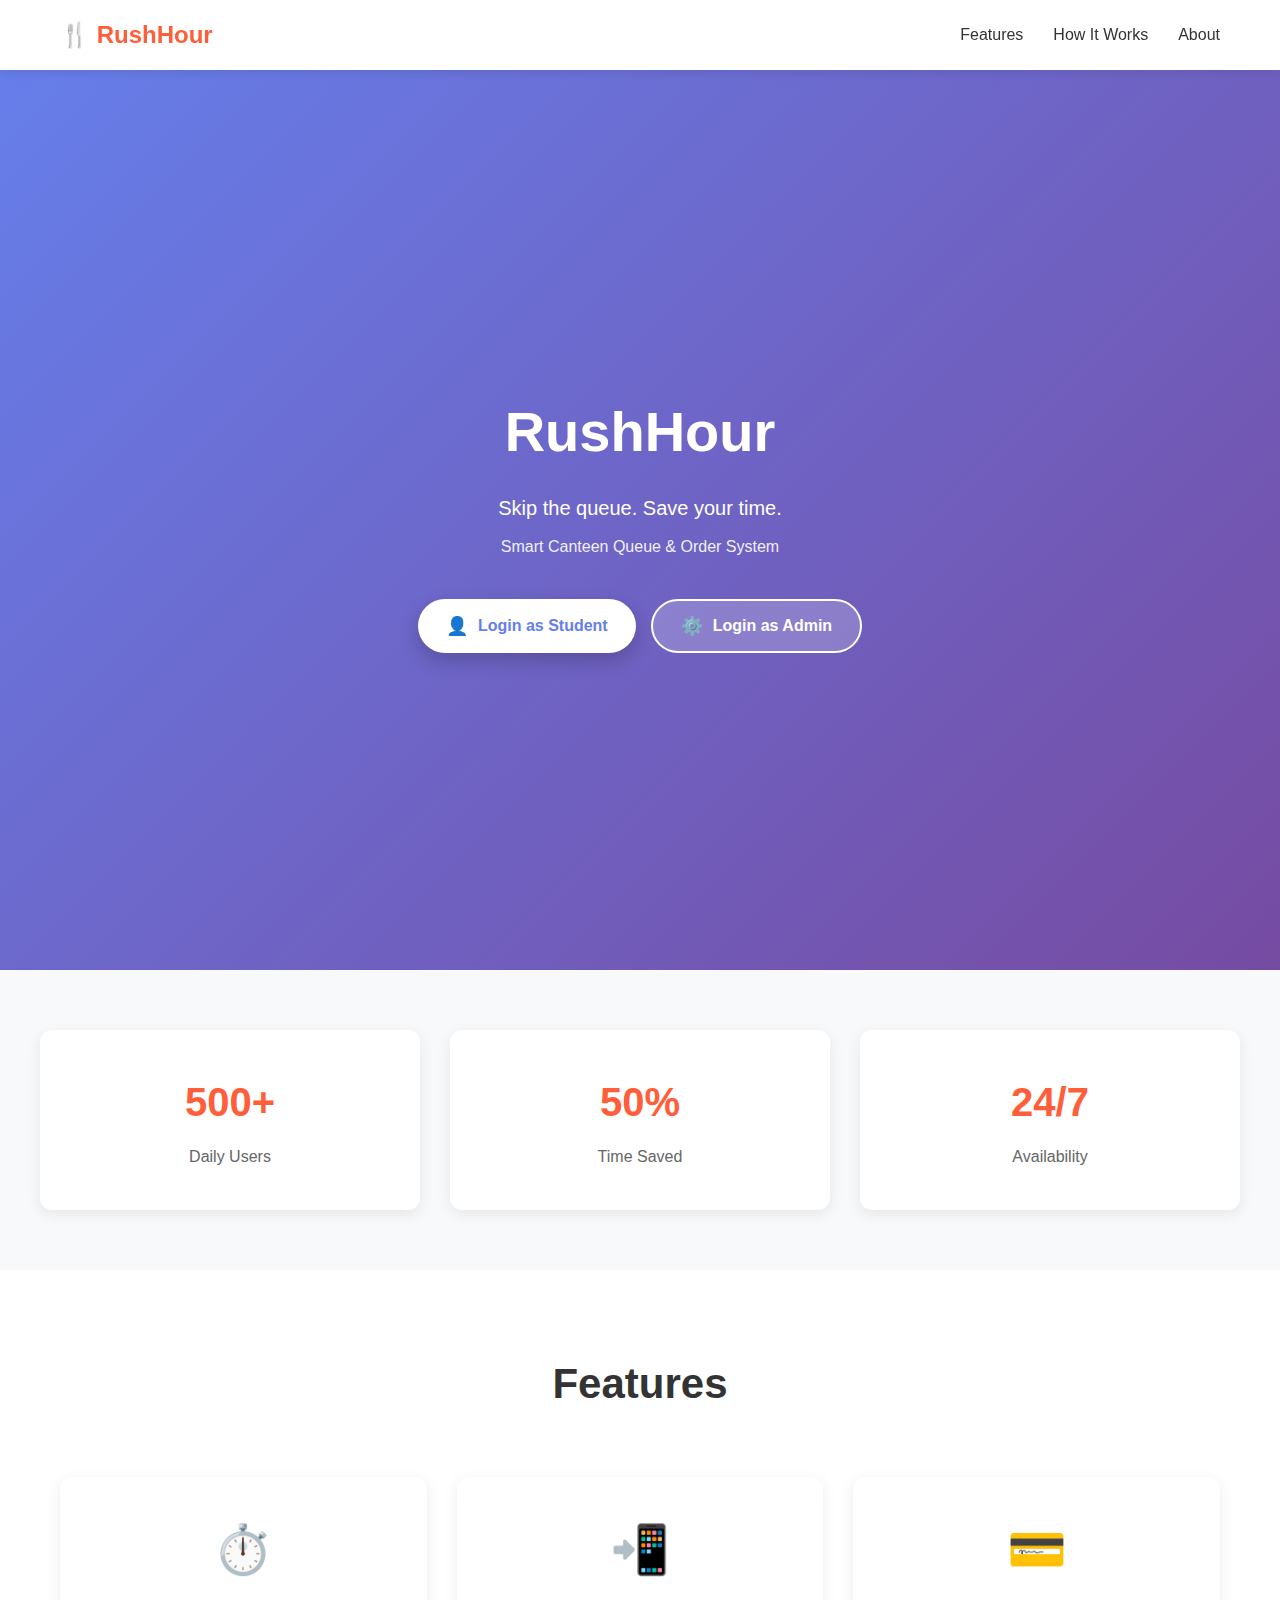
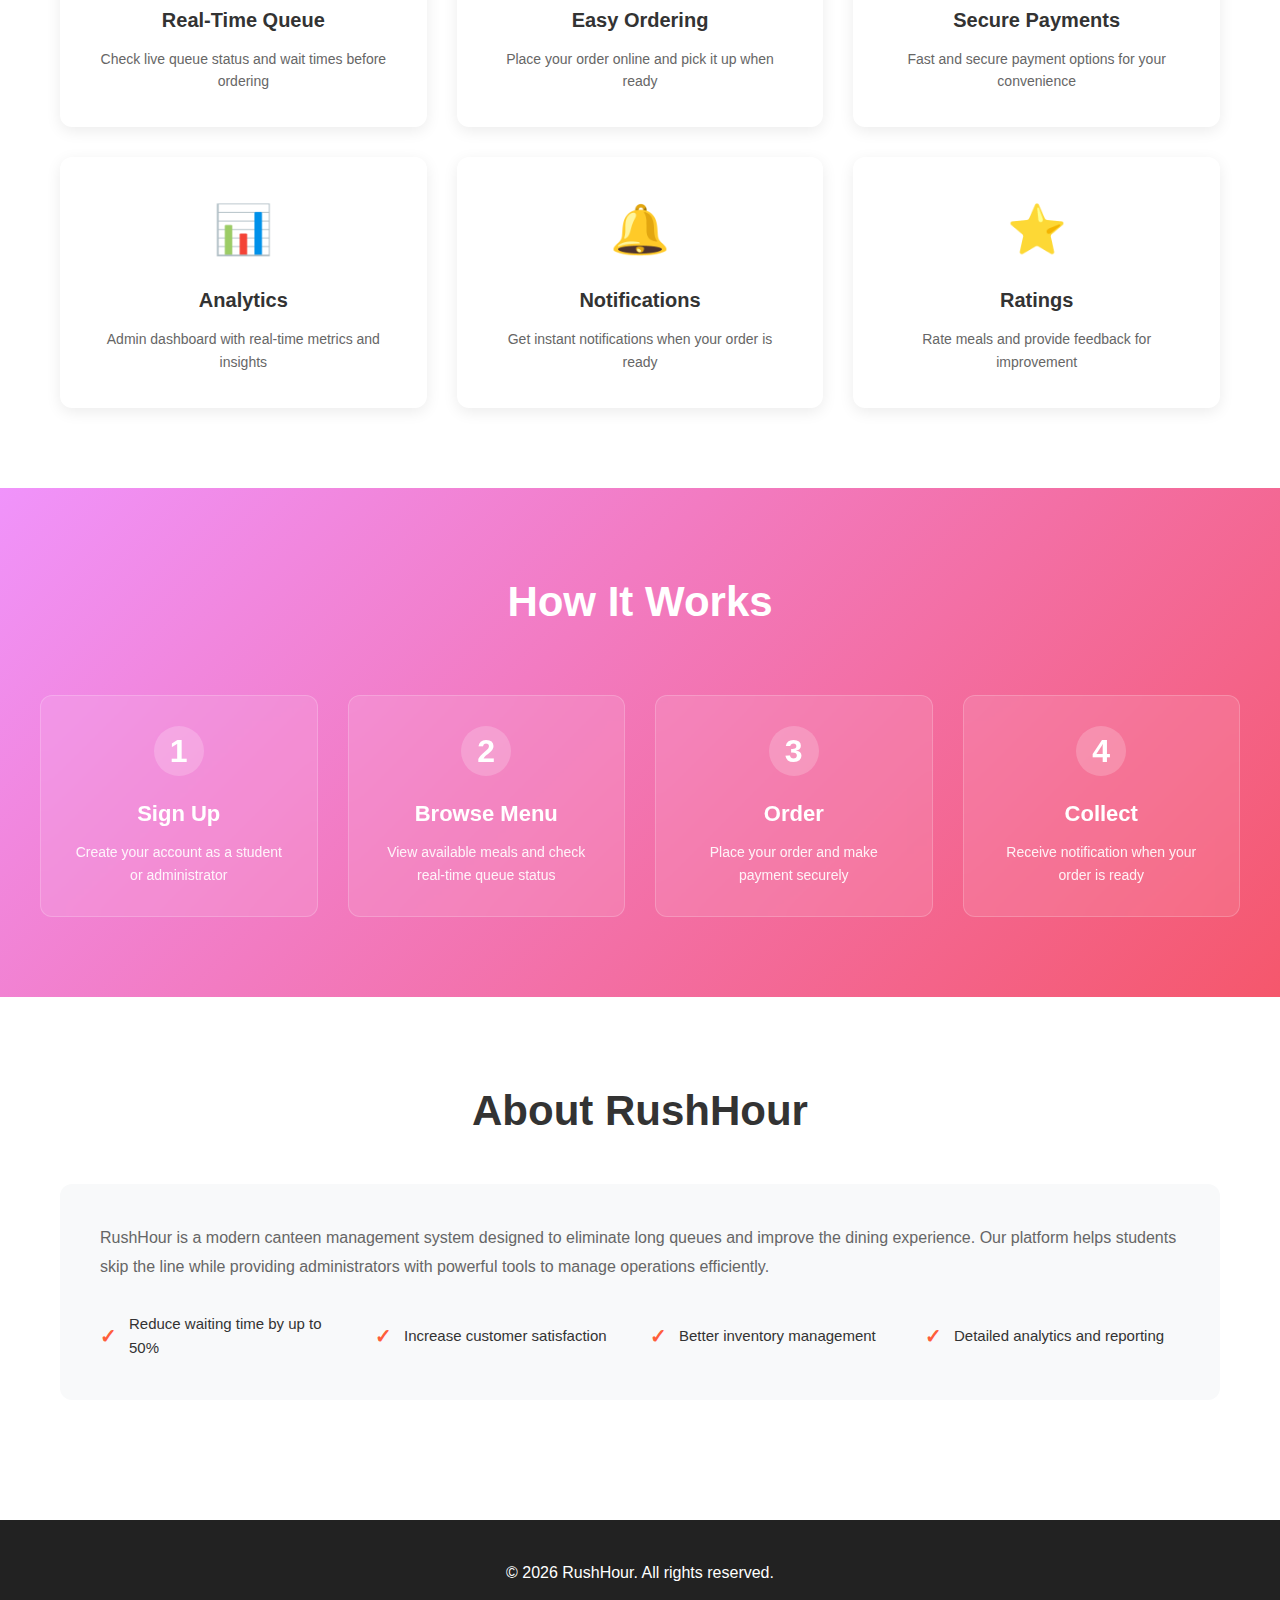
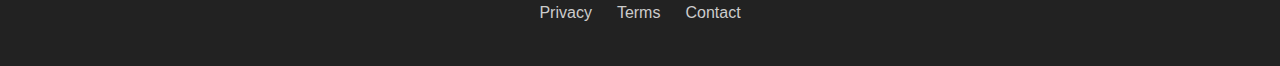
<file: index.html>
<!DOCTYPE html>
<html lang="en">
<head>
    <meta charset="UTF-8">
    <meta name="viewport" content="width=device-width, initial-scale=1.0">
    <title>RushHour | Smart Canteen System</title>

    <!-- External CSS -->
    <link rel="stylesheet" href="style.css">
</head>

<body>
    <!-- NAVBAR -->
    <nav class="navbar">
        <div class="nav-container">
            <div class="nav-logo">🍴 RushHour</div>
            <div class="nav-links">
                <a href="#features">Features</a>
                <a href="#how-it-works">How It Works</a>
                <a href="#about">About</a>
            </div>
        </div>
    </nav>

    <!-- HERO SECTION -->
    <section class="hero">
        <div class="container">
            <div class="hero-content">
                <h1>RushHour</h1>
                <p class="tagline">Skip the queue. Save your time.</p>
                <p class="subtitle">Smart Canteen Queue & Order System</p>

                <div class="button-group">
                    <button class="btn btn-primary" onclick="goToStudent()">
                        <span class="btn-icon">👤</span>
                        Login as Student
                    </button>
                    <button class="btn btn-secondary" onclick="goToAdmin()">
                        <span class="btn-icon">⚙️</span>
                        Login as Admin
                    </button>
                </div>
            </div>
        </div>
    </section>

    <!-- STATS SECTION -->
    <section class="stats">
        <div class="stats-grid">
            <div class="stat-card">
                <div class="stat-number">500+</div>
                <div class="stat-label">Daily Users</div>
            </div>
            <div class="stat-card">
                <div class="stat-number">50%</div>
                <div class="stat-label">Time Saved</div>
            </div>
            <div class="stat-card">
                <div class="stat-number">24/7</div>
                <div class="stat-label">Availability</div>
            </div>
        </div>
    </section>

    <!-- FEATURES SECTION -->
    <section class="features" id="features">
        <h2>Features</h2>
        <div class="features-grid">
            <div class="feature-card">
                <div class="feature-icon">⏱️</div>
                <h3>Real-Time Queue</h3>
                <p>Check live queue status and wait times before ordering</p>
            </div>
            <div class="feature-card">
                <div class="feature-icon">📲</div>
                <h3>Easy Ordering</h3>
                <p>Place your order online and pick it up when ready</p>
            </div>
            <div class="feature-card">
                <div class="feature-icon">💳</div>
                <h3>Secure Payments</h3>
                <p>Fast and secure payment options for your convenience</p>
            </div>
            <div class="feature-card">
                <div class="feature-icon">📊</div>
                <h3>Analytics</h3>
                <p>Admin dashboard with real-time metrics and insights</p>
            </div>
            <div class="feature-card">
                <div class="feature-icon">🔔</div>
                <h3>Notifications</h3>
                <p>Get instant notifications when your order is ready</p>
            </div>
            <div class="feature-card">
                <div class="feature-icon">⭐</div>
                <h3>Ratings</h3>
                <p>Rate meals and provide feedback for improvement</p>
            </div>
        </div>
    </section>

    <!-- HOW IT WORKS -->
    <section class="how-it-works" id="how-it-works">
        <h2>How It Works</h2>
        <div class="steps-container">
            <div class="step">
                <div class="step-number">1</div>
                <h3>Sign Up</h3>
                <p>Create your account as a student or administrator</p>
            </div>
            <div class="step">
                <div class="step-number">2</div>
                <h3>Browse Menu</h3>
                <p>View available meals and check real-time queue status</p>
            </div>
            <div class="step">
                <div class="step-number">3</div>
                <h3>Order</h3>
                <p>Place your order and make payment securely</p>
            </div>
            <div class="step">
                <div class="step-number">4</div>
                <h3>Collect</h3>
                <p>Receive notification when your order is ready</p>
            </div>
        </div>
    </section>

    <!-- ABOUT SECTION -->
    <section class="about" id="about">
        <h2>About RushHour</h2>
        <div class="about-content">
            <p>RushHour is a modern canteen management system designed to eliminate long queues and improve the dining experience. Our platform helps students skip the line while providing administrators with powerful tools to manage operations efficiently.</p>
            <div class="about-features">
                <div class="about-item">
                    <span class="about-icon">✓</span>
                    <span>Reduce waiting time by up to 50%</span>
                </div>
                <div class="about-item">
                    <span class="about-icon">✓</span>
                    <span>Increase customer satisfaction</span>
                </div>
                <div class="about-item">
                    <span class="about-icon">✓</span>
                    <span>Better inventory management</span>
                </div>
                <div class="about-item">
                    <span class="about-icon">✓</span>
                    <span>Detailed analytics and reporting</span>
                </div>
            </div>
        </div>
    </section>

    <!-- FOOTER -->
    <footer class="footer">
        <div class="footer-content">
            <p>&copy; 2026 RushHour. All rights reserved.</p>
            <div class="footer-links">
                <a href="#">Privacy</a>
                <a href="#">Terms</a>
                <a href="#">Contact</a>
            </div>
        </div>
    </footer>

    <script>
        function goToStudent() {
            window.location.href = "student_login.html";
        }

        function goToAdmin() {
            window.location.href = "admin_login.html";
        }

        // Smooth scroll
        document.querySelectorAll('a[href^="#"]').forEach(anchor => {
            anchor.addEventListener('click', function (e) {
                e.preventDefault();
                const target = document.querySelector(this.getAttribute('href'));
                if (target) {
                    target.scrollIntoView({ behavior: 'smooth' });
                }
            });
        });
    </script>

</body>
</html>
</file>
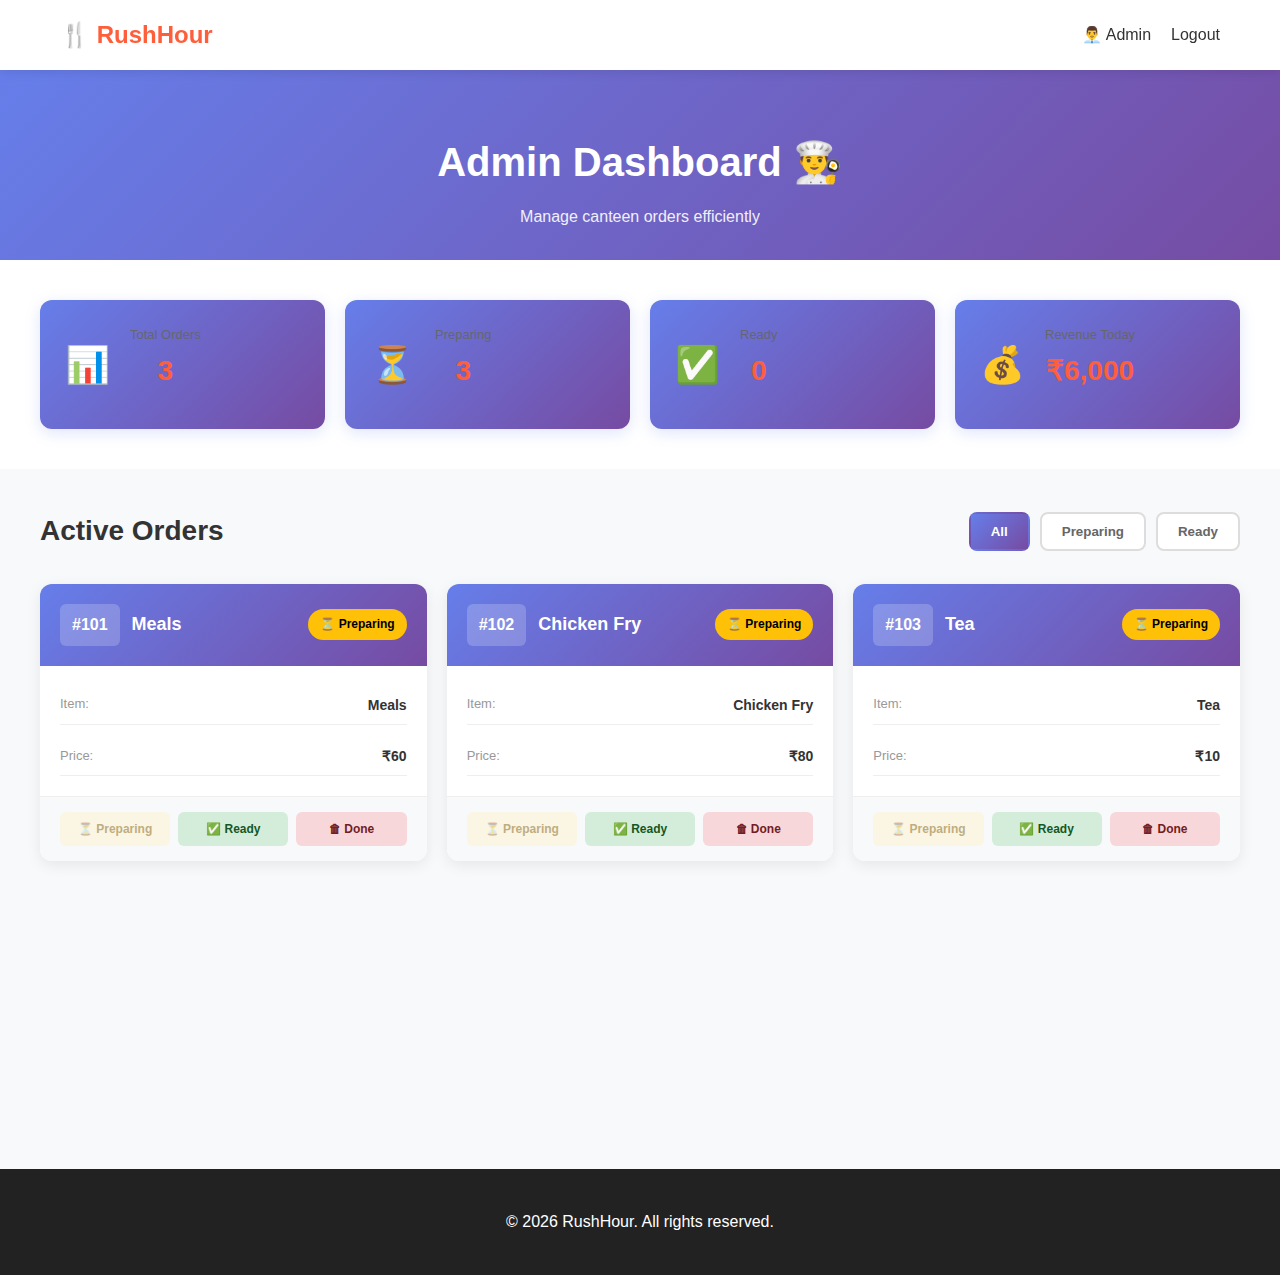
<file: admin_dashboard.html>
<!DOCTYPE html>
<html lang="en">
<head>
    <meta charset="UTF-8">
    <meta name="viewport" content="width=device-width, initial-scale=1.0">
    <title>Admin Dashboard | RushHour</title>

    <link rel="stylesheet" href="style.css">
</head>

<body>
    <!-- NAVBAR -->
    <nav class="navbar">
        <div class="nav-container">
            <div class="nav-logo">🍴 RushHour</div>
            <div class="nav-right">
                <span class="user-name">👨‍💼 Admin</span>
                <a href="index.html" class="nav-back">Logout</a>
            </div>
        </div>
    </nav>

    <!-- DASHBOARD HEADER -->
    <section class="dashboard-hero">
        <div class="dashboard-content">
            <h1>Admin Dashboard 👨‍🍳</h1>
            <p class="dashboard-tagline">Manage canteen orders efficiently</p>
        </div>
    </section>

    <!-- STATISTICS SECTION -->
    <section class="admin-stats">
        <div class="stats-grid">
            <div class="stat-card">
                <div class="stat-icon">📊</div>
                <div class="stat-info">
                    <span class="stat-label">Total Orders</span>
                    <span class="stat-number" id="totalOrders">3</span>
                </div>
            </div>
            <div class="stat-card">
                <div class="stat-icon">⏳</div>
                <div class="stat-info">
                    <span class="stat-label">Preparing</span>
                    <span class="stat-number" id="preparingCount">0</span>
                </div>
            </div>
            <div class="stat-card">
                <div class="stat-icon">✅</div>
                <div class="stat-info">
                    <span class="stat-label">Ready</span>
                    <span class="stat-number" id="readyCount">0</span>
                </div>
            </div>
            <div class="stat-card">
                <div class="stat-icon">💰</div>
                <div class="stat-info">
                    <span class="stat-label">Revenue Today</span>
                    <span class="stat-number">₹6,000</span>
                </div>
            </div>
        </div>
    </section>

    <!-- MAIN DASHBOARD -->
    <section class="admin-main">
        <div class="admin-container">
            <div class="orders-header">
                <h2>Active Orders</h2>
                <div class="filter-buttons">
                    <button class="filter-btn active" onclick="filterOrders('all')">All</button>
                    <button class="filter-btn" onclick="filterOrders('preparing')">Preparing</button>
                    <button class="filter-btn" onclick="filterOrders('ready')">Ready</button>
                </div>
            </div>

            <div id="ordersList" class="orders-grid"></div>
        </div>
    </section>

    <!-- FOOTER -->
    <footer class="footer">
        <div class="footer-content">
            <p>&copy; 2026 RushHour. All rights reserved.</p>
        </div>
    </footer>

    <script>
        let orders = [
            { token: 101, item: "Meals", status: "Preparing", price: 60 },
            { token: 102, item: "Chicken Fry", status: "Preparing", price: 80 },
            { token: 103, item: "Tea", status: "Preparing", price: 10 }
        ];

        let currentFilter = 'all';

        function getStatusIcon(status) {
            switch(status) {
                case 'Preparing': return '⏳';
                case 'Ready for Pickup': return '✅';
                default: return '📦';
            }
        }

        function getStatusColor(status) {
            switch(status) {
                case 'Preparing': return 'preparing';
                case 'Ready for Pickup': return 'ready';
                default: return 'default';
            }
        }

        function renderOrders() {
            const list = document.getElementById("ordersList");
            
            const filtered = currentFilter === 'all' 
                ? orders 
                : orders.filter(o => {
                    if (currentFilter === 'preparing') return o.status === 'Preparing';
                    if (currentFilter === 'ready') return o.status === 'Ready for Pickup';
                    return true;
                });

            if (filtered.length === 0) {
                list.innerHTML = '<div class="no-orders-message">No orders in this category</div>';
                return;
            }

            list.innerHTML = filtered.map((order, index) => `
                <div class="order-card">
                    <div class="order-header">
                        <div class="token-badge">#${order.token}</div>
                        <div class="order-item-name">${order.item}</div>
                        <span class="status-badge ${getStatusColor(order.status)}">${getStatusIcon(order.status)} ${order.status}</span>
                    </div>

                    <div class="order-body">
                        <div class="order-details">
                            <span class="detail-label">Item:</span>
                            <span class="detail-value">${order.item}</span>
                        </div>
                        <div class="order-details">
                            <span class="detail-label">Price:</span>
                            <span class="detail-value">₹${order.price}</span>
                        </div>
                    </div>

                    <div class="order-actions">
                        <button class="action-btn btn-preparing" onclick="setPreparing(${index})" ${order.status === 'Preparing' ? 'disabled' : ''}>
                            ⏳ Preparing
                        </button>
                        <button class="action-btn btn-ready" onclick="setReady(${index})" ${order.status === 'Ready for Pickup' ? 'disabled' : ''}>
                            ✅ Ready
                        </button>
                        <button class="action-btn btn-done" onclick="deleteOrder(${index})">
                            🗑 Done
                        </button>
                    </div>
                </div>
            `).join('');

            updateStats();
        }

        function setPreparing(i) {
            orders[i].status = "Preparing";
            renderOrders();
        }

        function setReady(i) {
            orders[i].status = "Ready for Pickup";
            renderOrders();
        }

        function deleteOrder(i) {
            orders.splice(i, 1);
            renderOrders();
        }

        function filterOrders(filter) {
            currentFilter = filter;
            document.querySelectorAll('.filter-btn').forEach(btn => btn.classList.remove('active'));
            event.target.classList.add('active');
            renderOrders();
        }

        function updateStats() {
            const total = orders.length;
            const preparing = orders.filter(o => o.status === 'Preparing').length;
            const ready = orders.filter(o => o.status === 'Ready for Pickup').length;

            document.getElementById('totalOrders').textContent = total;
            document.getElementById('preparingCount').textContent = preparing;
            document.getElementById('readyCount').textContent = ready;
        }

        // Initial render
        renderOrders();
    </script>

</body>
</html>
</file>
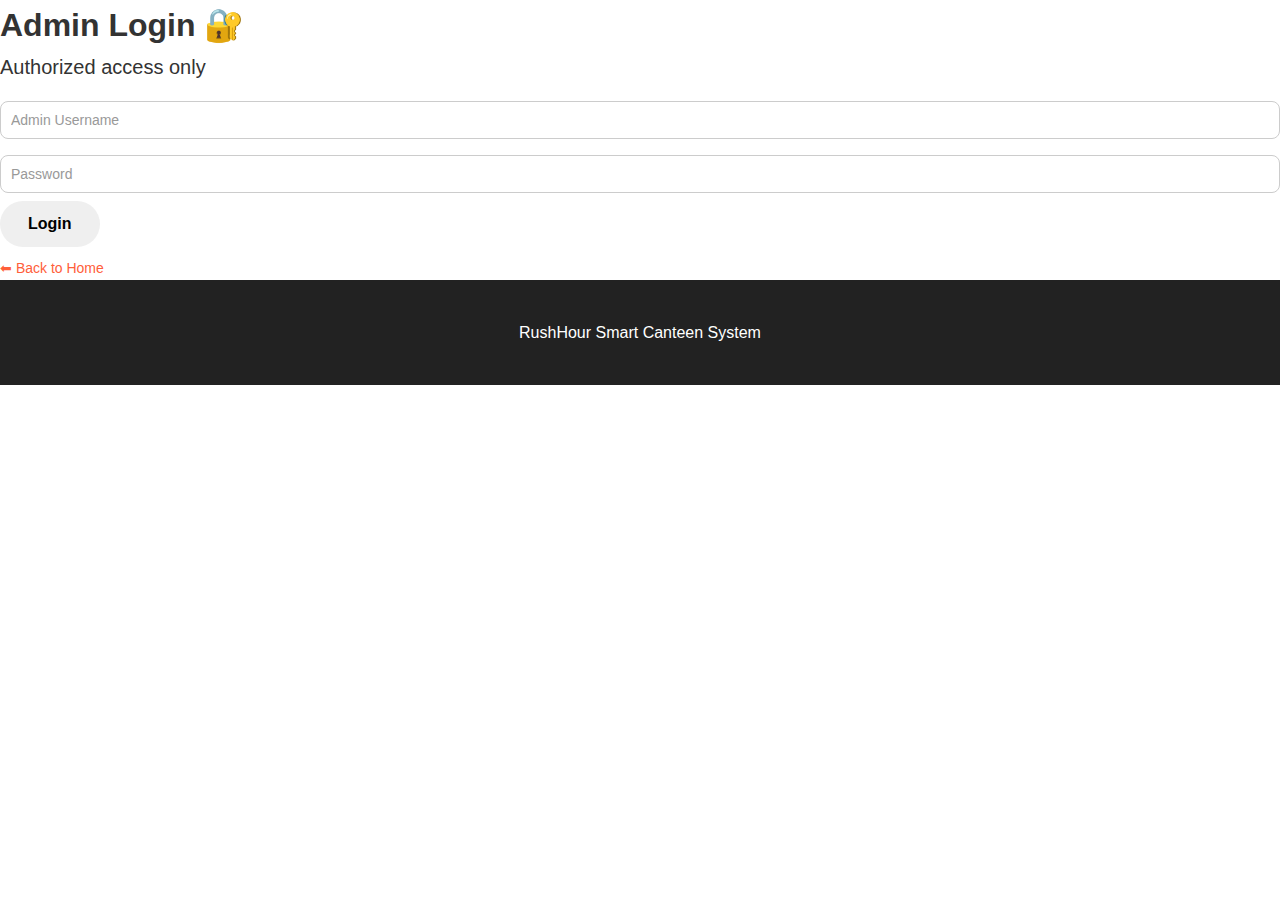
<file: admin_login.html>
<!DOCTYPE html>
<html lang="en">
<head>
    <meta charset="UTF-8">
    <meta name="viewport" content="width=device-width, initial-scale=1.0">
    <title>Admin Login | RushHour</title>

    <link rel="stylesheet" href="style.css">

    <style>
        .input-field {
            width: 100%;
            padding: 10px;
            margin: 8px 0;
            border-radius: 8px;
            border: 1px solid #ccc;
            outline: none;
        }

        .link {
            margin-top: 10px;
            font-size: 14px;
        }

        .link a {
            text-decoration: none;
            color: #ff5e3a;
        }

        .link a:hover {
            text-decoration: underline;
        }
    </style>
</head>

<body>

    <div class="container">
        <h1>Admin Login 🔐</h1>
        <p class="tagline">Authorized access only</p>

        <form onsubmit="loginAdmin(event)">
            <input type="text" id="username" class="input-field" placeholder="Admin Username" required>
            <input type="password" id="password" class="input-field" placeholder="Password" required>

            <button type="submit" class="btn">Login</button>
        </form>

        <div class="link">
            <a href="index.html">⬅ Back to Home</a>
        </div>

        <div class="footer">
            RushHour Smart Canteen System
        </div>
    </div>

    <script>
        function loginAdmin(event) {
            event.preventDefault();

            const username = document.getElementById("username").value;
            const password = document.getElementById("password").value;

            // demo credentials
            if (username === "admin" && password === "1234") {
                alert("Admin login successful ✅");
                window.location.href = "admin_dashboard.html";
            } else {
                alert("Invalid credentials ❌");
            }
        }
    </script>

</body>
</html>
</file>
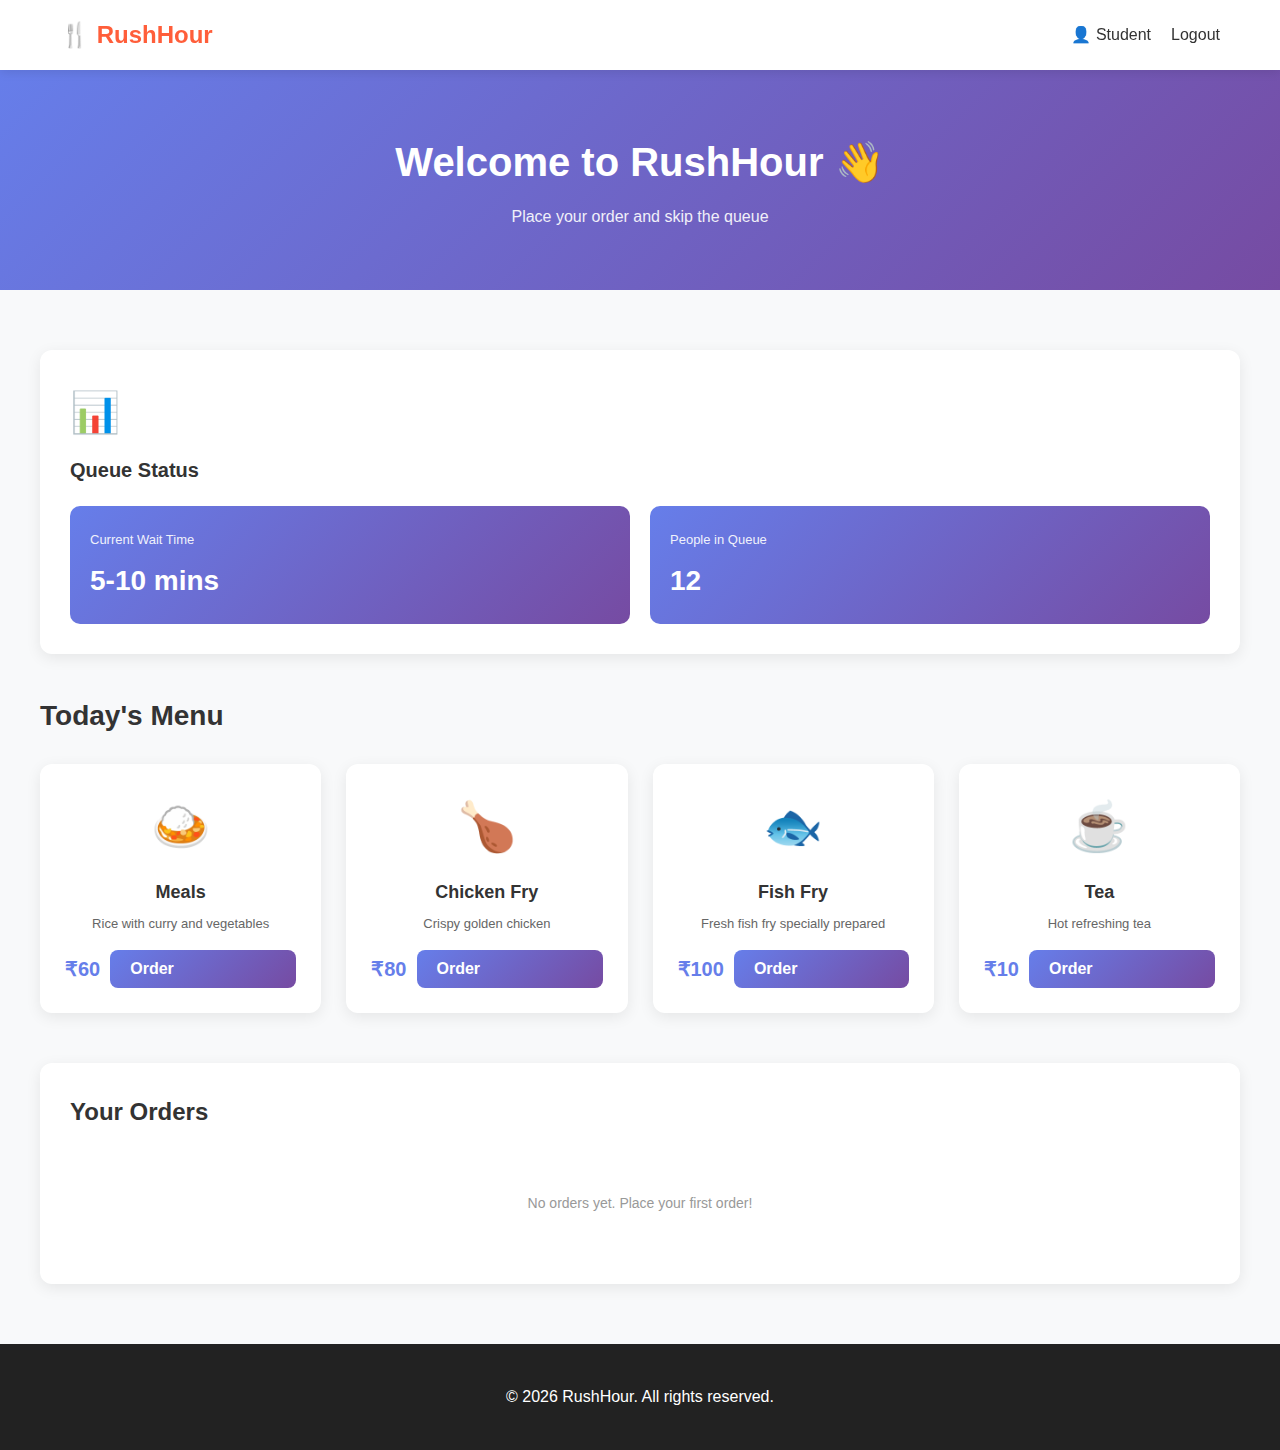
<file: student_dashboard.html>
<!DOCTYPE html>
<html lang="en">
<head>
    <meta charset="UTF-8">
    <meta name="viewport" content="width=device-width, initial-scale=1.0">
    <title>Student Dashboard | RushHour</title>

    <link rel="stylesheet" href="style.css">
</head>

<body>
    <!-- NAVBAR -->
    <nav class="navbar">
        <div class="nav-container">
            <div class="nav-logo">🍴 RushHour</div>
            <div class="nav-right">
                <span class="user-name">👤 Student</span>
                <a href="index.html" class="nav-back">Logout</a>
            </div>
        </div>
    </nav>

    <!-- DASHBOARD HEADER -->
    <section class="dashboard-hero">
        <div class="dashboard-content">
            <h1>Welcome to RushHour 👋</h1>
            <p class="dashboard-tagline">Place your order and skip the queue</p>
        </div>
    </section>

    <!-- TOKEN BOX -->
    <div id="tokenBox" class="token-notification"></div>

    <!-- MAIN DASHBOARD -->
    <section class="dashboard-main">
        <div class="dashboard-container">
            <!-- QUEUE STATUS -->
            <div class="queue-status-card">
                <div class="status-icon">📊</div>
                <h3>Queue Status</h3>
                <div class="status-time">
                    <div class="status-item">
                        <span>Current Wait Time</span>
                        <p class="status-value">5-10 mins</p>
                    </div>
                    <div class="status-item">
                        <span>People in Queue</span>
                        <p class="status-value">12</p>
                    </div>
                </div>
            </div>

            <!-- MENU SECTION -->
            <div class="menu-section">
                <h2>Today's Menu</h2>
                <div class="menu-grid">
                    <div class="menu-card">
                        <div class="menu-icon">🍛</div>
                        <h3>Meals</h3>
                        <p class="menu-desc">Rice with curry and vegetables</p>
                        <div class="menu-details">
                            <span class="price">₹60</span>
                            <button class="btn btn-menu" onclick="placeOrder('Meals', 60)">Order</button>
                        </div>
                    </div>

                    <div class="menu-card">
                        <div class="menu-icon">🍗</div>
                        <h3>Chicken Fry</h3>
                        <p class="menu-desc">Crispy golden chicken</p>
                        <div class="menu-details">
                            <span class="price">₹80</span>
                            <button class="btn btn-menu" onclick="placeOrder('Chicken Fry', 80)">Order</button>
                        </div>
                    </div>

                    <div class="menu-card">
                        <div class="menu-icon">🐟</div>
                        <h3>Fish Fry</h3>
                        <p class="menu-desc">Fresh fish fry specially prepared</p>
                        <div class="menu-details">
                            <span class="price">₹100</span>
                            <button class="btn btn-menu" onclick="placeOrder('Fish Fry', 100)">Order</button>
                        </div>
                    </div>

                    <div class="menu-card">
                        <div class="menu-icon">☕</div>
                        <h3>Tea</h3>
                        <p class="menu-desc">Hot refreshing tea</p>
                        <div class="menu-details">
                            <span class="price">₹10</span>
                            <button class="btn btn-menu" onclick="placeOrder('Tea', 10)">Order</button>
                        </div>
                    </div>
                </div>
            </div>

            <!-- RECENT ORDERS -->
            <div class="orders-section">
                <h2>Your Orders</h2>
                <div id="ordersList" class="orders-list">
                    <div class="no-orders">No orders yet. Place your first order!</div>
                </div>
            </div>
        </div>
    </section>

    <!-- FOOTER -->
    <footer class="footer">
        <div class="footer-content">
            <p>&copy; 2026 RushHour. All rights reserved.</p>
        </div>
    </footer>

    <script>
        let currentToken = 100;
        let orders = [];

        function placeOrder(item, price) {
            currentToken++;
            const orderId = currentToken;

            // Add to orders list
            orders.push({
                id: orderId,
                item: item,
                price: price,
                timestamp: new Date()
            });

            // Show notification
            showTokenNotification(item, orderId);

            // Update orders display
            updateOrdersList();
        }

        function showTokenNotification(item, token) {
            const tokenBox = document.getElementById("tokenBox");
            tokenBox.innerHTML = `
                <div class="token-success">
                    <div class="token-icon">✅</div>
                    <h3>Order Placed Successfully!</h3>
                    <p><strong>${item}</strong></p>
                    <div class="token-details">
                        <div class="token-info">
                            <span class="label">🎟 Token Number</span>
                            <span class="value">${token}</span>
                        </div>
                        <div class="token-info">
                            <span class="label">⏱ Status</span>
                            <span class="value">Preparing...</span>
                        </div>
                    </div>
                </div>
            `;
            tokenBox.classList.add('show');
            
            setTimeout(() => {
                tokenBox.classList.remove('show');
            }, 4000);
        }

        function updateOrdersList() {
            const ordersList = document.getElementById("ordersList");
            
            if (orders.length === 0) {
                ordersList.innerHTML = '<div class="no-orders">No orders yet. Place your first order!</div>';
                return;
            }

            ordersList.innerHTML = orders.map(order => `
                <div class="order-item">
                    <div class="order-info">
                        <h4>${order.item}</h4>
                        <p class="order-time">Token: #${order.id}</p>
                    </div>
                    <div class="order-status">
                        <span class="status-badge preparing">Preparing</span>
                        <span class="order-price">₹${order.price}</span>
                    </div>
                </div>
            `).join('');
        }
    </script>

</body>
</html>
</file>
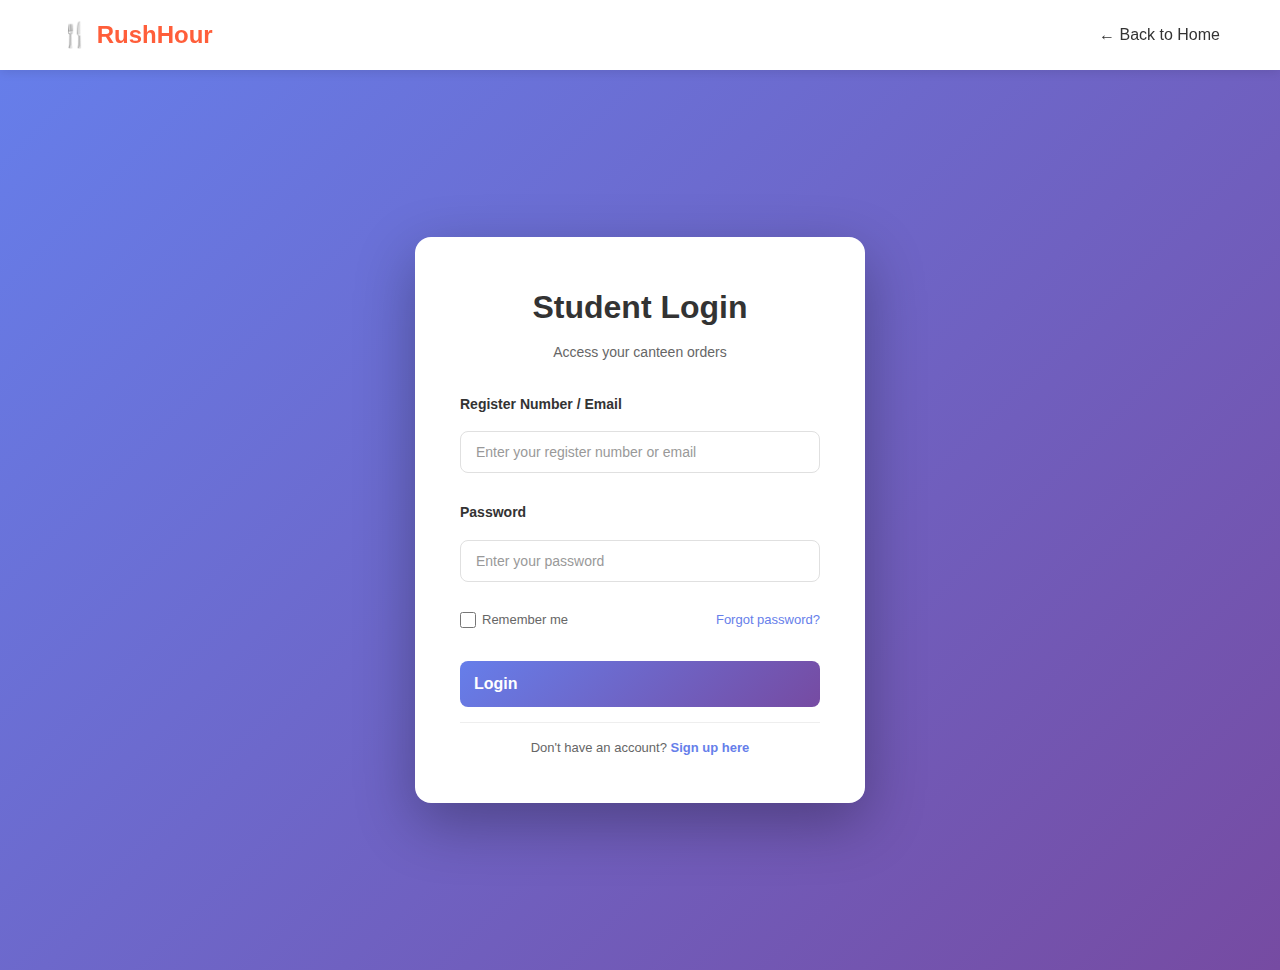
<file: student_login.html>
<!DOCTYPE html>
<html lang="en">
<head>
    <meta charset="UTF-8">
    <meta name="viewport" content="width=device-width, initial-scale=1.0">
    <title>Student Login | RushHour</title>

    <link rel="stylesheet" href="style.css">
</head>

<body>
    <!-- NAVBAR -->
    <nav class="navbar">
        <div class="nav-container">
            <div class="nav-logo">🍴 RushHour</div>
            <a href="index.html" class="nav-back">← Back to Home</a>
        </div>
    </nav>

    <!-- LOGIN SECTION -->
    <section class="login-hero">
        <div class="login-container">
            <div class="login-card">
                <div class="login-header">
                    <h1>Student Login</h1>
                    <p class="login-subtitle">Access your canteen orders</p>
                </div>

        <form class="login-form" onsubmit="loginStudent(event)">
                    <div class="form-group">
                        <label for="register">Register Number / Email</label>
                        <input 
                            type="text" 
                            id="register"
                            class="input-field" 
                            placeholder="Enter your register number or email" 
                            required
                        >
                    </div>

                    <div class="form-group">
                        <label for="password">Password</label>
                        <input 
                            type="password" 
                            id="password"
                            class="input-field" 
                            placeholder="Enter your password" 
                            required
                        >
                    </div>

                    <div class="remember-forgot">
                        <label class="remember">
                            <input type="checkbox">
                            Remember me
                            
                        </label>
                        <a href="#" class="forgot-link">Forgot password?</a>
                    </div>

                    <button type="submit" class="btn btn-login">Login</button>
                </form>

                <div class="signup-link">
                    Don't have an account? <a href="#">Sign up here</a>
                </div>
            </div>
        </div>
    </section>

    <script>
        function loginStudent(event) {
            event.preventDefault();

            // For now just simulate login
            alert("Login successful! (Backend will be added later)");

            // Redirect to student dashboard (next step we’ll build)
            window.location.href = "student_dashboard.html";
        }
    </script>

</body>
</html>
</file>
<file: style.css>
/* RESET */
* {
    margin: 0;
    padding: 0;
    box-sizing: border-box;
}

body {
    font-family: 'Segoe UI', Tahoma, Geneva, Verdana, sans-serif;
    line-height: 1.6;
    color: #333;
}

/* NAVBAR */
.navbar {
    position: fixed;
    top: 0;
    width: 100%;
    background: rgba(255, 255, 255, 0.95);
    backdrop-filter: blur(10px);
    box-shadow: 0 2px 10px rgba(0, 0, 0, 0.1);
    z-index: 1000;
}

.nav-container {
    max-width: 1200px;
    margin: 0 auto;
    padding: 0 20px;
    display: flex;
    justify-content: space-between;
    align-items: center;
    height: 70px;
}

.nav-logo {
    font-size: 24px;
    font-weight: 700;
    color: #ff5e3a;
}

.nav-links {
    display: flex;
    gap: 30px;
}

.nav-links a {
    color: #333;
    text-decoration: none;
    font-weight: 500;
    transition: color 0.3s ease;
}

.nav-links a:hover {
    color: #ff5e3a;
}

/* HERO SECTION */
.hero {
    background: linear-gradient(135deg, #667eea 0%, #764ba2 100%);
    min-height: 100vh;
    display: flex;
    align-items: center;
    justify-content: center;
    padding: 20px;
    margin-top: 70px;
}

.hero .container {
    text-align: center;
    color: white;
    animation: slideIn 0.8s ease-out;
}

@keyframes slideIn {
    from {
        opacity: 0;
        transform: translateY(30px);
    }
    to {
        opacity: 1;
        transform: translateY(0);
    }
}

.hero-content h1 {
    font-size: 56px;
    margin-bottom: 15px;
    font-weight: 700;
}

.tagline {
    font-size: 20px;
    margin-bottom: 10px;
    font-weight: 300;
}

.subtitle {
    font-size: 16px;
    margin-bottom: 40px;
    opacity: 0.9;
}

/* BUTTON GROUP */
.button-group {
    display: flex;
    gap: 15px;
    justify-content: center;
    flex-wrap: wrap;
}

/* BUTTON STYLE */
.btn {
    padding: 14px 28px;
    border: none;
    border-radius: 50px;
    font-size: 16px;
    font-weight: 600;
    cursor: pointer;
    transition: all 0.3s cubic-bezier(0.4, 0, 0.2, 1);
    display: inline-flex;
    align-items: center;
    gap: 10px;
}

.btn-icon {
    font-size: 18px;
}

.btn-primary {
    background-color: white;
    color: #667eea;
    box-shadow: 0 8px 20px rgba(0, 0, 0, 0.2);
}

.btn-primary:hover {
    transform: translateY(-3px);
    box-shadow: 0 12px 30px rgba(0, 0, 0, 0.3);
}

.btn-secondary {
    background-color: rgba(255, 255, 255, 0.2);
    color: white;
    border: 2px solid white;
}

.btn-secondary:hover {
    background-color: rgba(255, 255, 255, 0.3);
    transform: translateY(-3px);
}

/* STATS SECTION */
.stats {
    background: #f8f9fa;
    padding: 60px 20px;
}

.stats-grid {
    display: grid;
    grid-template-columns: repeat(auto-fit, minmax(250px, 1fr));
    gap: 30px;
    max-width: 1200px;
    margin: 0 auto;
}

.stat-card {
    background: white;
    padding: 40px;
    border-radius: 12px;
    text-align: center;
    box-shadow: 0 4px 15px rgba(0, 0, 0, 0.08);
    transition: transform 0.3s ease;
}

.stat-card:hover {
    transform: translateY(-5px);
}

.stat-number {
    font-size: 40px;
    font-weight: 700;
    color: #ff5e3a;
    margin-bottom: 10px;
}

.stat-label {
    font-size: 16px;
    color: #666;
    font-weight: 500;
}

/* FEATURES SECTION */
.features {
    padding: 80px 20px;
    max-width: 1200px;
    margin: 0 auto;
}

.features h2 {
    font-size: 42px;
    text-align: center;
    margin-bottom: 60px;
    color: #333;
}

.features-grid {
    display: grid;
    grid-template-columns: repeat(auto-fit, minmax(300px, 1fr));
    gap: 30px;
}

.feature-card {
    background: white;
    padding: 35px;
    border-radius: 12px;
    box-shadow: 0 4px 15px rgba(0, 0, 0, 0.08);
    transition: all 0.3s ease;
    text-align: center;
}

.feature-card:hover {
    transform: translateY(-10px);
    box-shadow: 0 12px 30px rgba(102, 126, 234, 0.2);
}

.feature-icon {
    font-size: 48px;
    margin-bottom: 15px;
    display: block;
}

.feature-card h3 {
    font-size: 20px;
    margin-bottom: 12px;
    color: #333;
}

.feature-card p {
    color: #666;
    font-size: 14px;
    line-height: 1.6;
}

/* HOW IT WORKS */
.how-it-works {
    background: linear-gradient(135deg, #f093fb 0%, #f5576c 100%);
    padding: 80px 20px;
    color: white;
}

.how-it-works h2 {
    font-size: 42px;
    text-align: center;
    margin-bottom: 60px;
}

.steps-container {
    display: grid;
    grid-template-columns: repeat(auto-fit, minmax(250px, 1fr));
    gap: 30px;
    max-width: 1200px;
    margin: 0 auto;
}

.step {
    background: rgba(255, 255, 255, 0.1);
    padding: 30px;
    border-radius: 12px;
    backdrop-filter: blur(10px);
    text-align: center;
    border: 1px solid rgba(255, 255, 255, 0.2);
}

.step-number {
    font-size: 32px;
    font-weight: 700;
    margin-bottom: 15px;
    background: rgba(255, 255, 255, 0.2);
    width: 50px;
    height: 50px;
    border-radius: 50%;
    display: flex;
    align-items: center;
    justify-content: center;
    margin-left: auto;
    margin-right: auto;
    margin-bottom: 20px;
}

.step h3 {
    font-size: 22px;
    margin-bottom: 10px;
}

.step p {
    font-size: 14px;
    opacity: 0.9;
}

/* ABOUT SECTION */
.about {
    padding: 80px 20px;
    max-width: 1200px;
    margin: 0 auto;
}

.about h2 {
    font-size: 42px;
    text-align: center;
    margin-bottom: 40px;
    color: #333;
}

.about-content {
    background: #f8f9fa;
    padding: 40px;
    border-radius: 12px;
    margin-bottom: 40px;
}

.about-content p {
    font-size: 16px;
    color: #666;
    line-height: 1.8;
    margin-bottom: 30px;
}

.about-features {
    display: grid;
    grid-template-columns: repeat(auto-fit, minmax(200px, 1fr));
    gap: 20px;
}

.about-item {
    display: flex;
    align-items: center;
    gap: 12px;
    font-size: 15px;
    color: #333;
}

.about-icon {
    color: #ff5e3a;
    font-size: 20px;
    font-weight: bold;
}

/* FOOTER */
.footer {
    background: #222;
    color: white;
    padding: 40px 20px;
    text-align: center;
}

.footer-content {
    max-width: 1200px;
    margin: 0 auto;
}

.footer-links {
    display: flex;
    justify-content: center;
    gap: 25px;
    margin-top: 15px;
}

.footer-links a {
    color: #ccc;
    text-decoration: none;
    transition: color 0.3s ease;
}

.footer-links a:hover {
    color: #ff5e3a;
}

/* INPUT FIELDS (for login pages) */
.input-field {
    width: 100%;
    padding: 12px;
    margin: 8px 0;
    border-radius: 8px;
    border: 1px solid #ccc;
    outline: none;
    font-size: 14px;
}

/* INPUT FOCUS */
.input-field:focus {
    border-color: #ff5e3a;
}

/* SMALL LINK TEXT */
.link {
    margin-top: 10px;
    font-size: 13px;
    color: #555;
}

.link a {
    color: #ff5e3a;
    text-decoration: none;
}

.link a:hover {
    text-decoration: underline;
}

/* RESPONSIVE DESIGN */
@media (max-width: 768px) {
    .nav-links {
        gap: 15px;
        font-size: 14px;
    }
    
    .hero-content h1 {
        font-size: 36px;
    }
    
    .tagline {
        font-size: 16px;
    }
    
    .button-group {
        flex-direction: column;
    }
    
    .btn {
        width: 100%;
    }
    
    .features h2,
    .how-it-works h2,
    .about h2 {
        font-size: 32px;
    }
    
    .stats-grid,
    .features-grid,
    .steps-container,
    .about-features {
        grid-template-columns: 1fr;
    }
}

/* STUDENT LOGIN PAGE */
.nav-back {
    color: #333;
    text-decoration: none;
    font-weight: 500;
    transition: color 0.3s ease;
}

.nav-back:hover {
    color: #ff5e3a;
}

.login-hero {
    background: linear-gradient(135deg, #667eea 0%, #764ba2 100%);
    min-height: 100vh;
    display: flex;
    align-items: center;
    justify-content: center;
    padding: 20px;
    margin-top: 70px;
}

.login-container {
    width: 100%;
    max-width: 450px;
}

.login-card {
    background: white;
    border-radius: 16px;
    padding: 45px;
    box-shadow: 0 20px 60px rgba(0, 0, 0, 0.3);
    animation: slideIn 0.6s ease-out;
}

.login-header {
    text-align: center;
    margin-bottom: 30px;
}

.login-header h1 {
    font-size: 32px;
    color: #333;
    margin-bottom: 8px;
    font-weight: 700;
}

.login-subtitle {
    font-size: 14px;
    color: #666;
    font-weight: 400;
}

.login-form {
    display: flex;
    flex-direction: column;
    gap: 20px;
}

.form-group {
    display: flex;
    flex-direction: column;
    gap: 8px;
}

.form-group label {
    font-size: 14px;
    font-weight: 600;
    color: #333;
}

.input-field {
    width: 100%;
    padding: 12px 15px;
    border: 1px solid #e0e0e0;
    border-radius: 8px;
    font-size: 14px;
    outline: none;
    transition: all 0.3s ease;
}

.input-field:focus {
    border-color: #667eea;
    box-shadow: 0 0 8px rgba(102, 126, 234, 0.2);
}

.input-field::placeholder {
    color: #999;
}

.remember-forgot {
    display: flex;
    justify-content: space-between;
    align-items: center;
    font-size: 13px;
}

.remember {
    display: flex;
    align-items: center;
    gap: 6px;
    cursor: pointer;
    color: #666;
}

.remember input[type="checkbox"] {
    cursor: pointer;
    width: 16px;
    height: 16px;
}

.forgot-link {
    color: #667eea;
    text-decoration: none;
    transition: color 0.3s ease;
}

.forgot-link:hover {
    color: #764ba2;
    text-decoration: underline;
}

.btn-login {
    background: linear-gradient(135deg, #667eea 0%, #764ba2 100%);
    color: white;
    padding: 14px;
    border: none;
    border-radius: 8px;
    font-size: 16px;
    font-weight: 600;
    cursor: pointer;
    transition: all 0.3s cubic-bezier(0.4, 0, 0.2, 1);
    margin-top: 10px;
}

.btn-login:hover {
    transform: translateY(-2px);
    box-shadow: 0 8px 20px rgba(102, 126, 234, 0.4);
}

.btn-login:active {
    transform: translateY(0);
}

.signup-link {
    text-align: center;
    font-size: 13px;
    color: #666;
    margin-top: 15px;
    padding-top: 15px;
    border-top: 1px solid #eee;
}

.signup-link a {
    color: #667eea;
    text-decoration: none;
    font-weight: 600;
    transition: color 0.3s ease;
}

.signup-link a:hover {
    color: #764ba2;
}

/* ADMIN LOGIN PAGE */
.admin-card {
    border-top: 4px solid #f5576c;
}

.admin-icon {
    font-size: 48px;
    display: block;
    margin-bottom: 15px;
    animation: float 3s ease-in-out infinite;
}

@keyframes float {
    0%, 100% { transform: translateY(0px); }
    50% { transform: translateY(-10px); }
}

.btn-admin {
    background: linear-gradient(135deg, #f093fb 0%, #f5576c 100%);
    color: white;
    padding: 14px;
    border: none;
    border-radius: 8px;
    font-size: 16px;
    font-weight: 600;
    cursor: pointer;
    transition: all 0.3s cubic-bezier(0.4, 0, 0.2, 1);
    margin-top: 10px;
    width: 100%;
}

.btn-admin:hover {
    transform: translateY(-2px);
    box-shadow: 0 8px 20px rgba(245, 87, 108, 0.4);
}

.btn-admin:active {
    transform: translateY(0);
}

.admin-info {
    background: #f8f9fa;
    border-left: 4px solid #f5576c;
    padding: 15px;
    border-radius: 6px;
    margin-top: 20px;
    font-size: 13px;
    color: #666;
}

.admin-info p {
    margin: 6px 0;
    line-height: 1.4;
}

.admin-info p:first-child {
    font-weight: 700;
    color: #333;
    margin-bottom: 10px;
}

.admin-info code {
    background: white;
    padding: 3px 8px;
    border-radius: 4px;
    font-family: 'Courier New', monospace;
    color: #f5576c;
    font-weight: 600;
}

/* STUDENT DASHBOARD */
.nav-right {
    display: flex;
    align-items: center;
    gap: 20px;
}

.user-name {
    color: #333;
    font-weight: 500;
}

.dashboard-hero {
    background: linear-gradient(135deg, #667eea 0%, #764ba2 100%);
    padding: 60px 20px;
    color: white;
    margin-top: 70px;
}

.dashboard-content {
    max-width: 1200px;
    margin: 0 auto;
    text-align: center;
}

.dashboard-content h1 {
    font-size: 40px;
    margin-bottom: 10px;
    font-weight: 700;
}

.dashboard-tagline {
    font-size: 16px;
    opacity: 0.9;
}

.token-notification {
    position: fixed;
    top: 90px;
    right: 20px;
    max-width: 350px;
    opacity: 0;
    transform: translateX(400px);
    transition: all 0.3s ease;
    z-index: 2000;
}

.token-notification.show {
    opacity: 1;
    transform: translateX(0);
}

.token-success {
    background: white;
    border-radius: 12px;
    padding: 20px;
    box-shadow: 0 8px 25px rgba(0, 0, 0, 0.15);
    border-top: 4px solid #28a745;
}

.token-icon {
    font-size: 32px;
    margin-bottom: 10px;
}

.token-success h3 {
    color: #333;
    margin-bottom: 8px;
    font-size: 18px;
}

.token-success p {
    color: #666;
    margin-bottom: 15px;
}

.token-details {
    display: flex;
    gap: 15px;
    flex-wrap: wrap;
}

.token-info {
    display: flex;
    flex-direction: column;
    gap: 4px;
    flex: 1;
    min-width: 120px;
    padding: 10px;
    background: #f8f9fa;
    border-radius: 6px;
}

.token-info .label {
    font-size: 12px;
    color: #999;
    font-weight: 500;
}

.token-info .value {
    font-size: 18px;
    font-weight: 700;
    color: #667eea;
}

/* DASHBOARD MAIN */
.dashboard-main {
    padding: 60px 20px;
    background: #f8f9fa;
    min-height: calc(100vh - 200px);
}

.dashboard-container {
    max-width: 1200px;
    margin: 0 auto;
}

.queue-status-card {
    background: white;
    padding: 30px;
    border-radius: 12px;
    margin-bottom: 40px;
    box-shadow: 0 4px 15px rgba(0, 0, 0, 0.08);
}

.status-icon {
    font-size: 40px;
    margin-bottom: 10px;
}

.queue-status-card h3 {
    color: #333;
    margin-bottom: 20px;
    font-size: 20px;
}

.status-time {
    display: grid;
    grid-template-columns: repeat(auto-fit, minmax(200px, 1fr));
    gap: 20px;
}

.status-item {
    background: linear-gradient(135deg, #667eea 0%, #764ba2 100%);
    padding: 20px;
    border-radius: 10px;
    color: white;
}

.status-item span {
    font-size: 13px;
    opacity: 0.9;
}

.status-value {
    font-size: 28px;
    font-weight: 700;
    margin-top: 8px;
}

/* MENU SECTION */
.menu-section {
    margin-bottom: 50px;
}

.menu-section h2 {
    font-size: 28px;
    color: #333;
    margin-bottom: 25px;
    font-weight: 700;
}

.menu-grid {
    display: grid;
    grid-template-columns: repeat(auto-fit, minmax(260px, 1fr));
    gap: 25px;
}

.menu-card {
    background: white;
    border-radius: 12px;
    padding: 25px;
    box-shadow: 0 4px 15px rgba(0, 0, 0, 0.08);
    transition: all 0.3s ease;
    text-align: center;
    display: flex;
    flex-direction: column;
}

.menu-card:hover {
    transform: translateY(-8px);
    box-shadow: 0 12px 30px rgba(102, 126, 234, 0.2);
}

.menu-icon {
    font-size: 48px;
    margin-bottom: 12px;
}

.menu-card h3 {
    color: #333;
    font-size: 18px;
    margin-bottom: 8px;
    font-weight: 700;
}

.menu-desc {
    color: #666;
    font-size: 13px;
    margin-bottom: 15px;
    flex-grow: 1;
}

.menu-details {
    display: flex;
    justify-content: space-between;
    align-items: center;
    gap: 10px;
}

.price {
    font-size: 20px;
    font-weight: 700;
    color: #667eea;
}

.btn-menu {
    background: linear-gradient(135deg, #667eea 0%, #764ba2 100%);
    color: white;
    padding: 10px 20px;
    border: none;
    border-radius: 8px;
    font-weight: 600;
    cursor: pointer;
    transition: all 0.3s ease;
    flex: 1;
}

.btn-menu:hover {
    transform: translateY(-2px);
    box-shadow: 0 6px 15px rgba(102, 126, 234, 0.4);
}

/* ORDERS SECTION */
.orders-section {
    background: white;
    padding: 30px;
    border-radius: 12px;
    box-shadow: 0 4px 15px rgba(0, 0, 0, 0.08);
}

.orders-section h2 {
    font-size: 24px;
    color: #333;
    margin-bottom: 20px;
    font-weight: 700;
}

.orders-list {
    display: flex;
    flex-direction: column;
    gap: 12px;
}

.order-item {
    display: flex;
    justify-content: space-between;
    align-items: center;
    padding: 16px;
    background: #f8f9fa;
    border-radius: 8px;
    border-left: 4px solid #667eea;
    animation: slideIn 0.3s ease-out;
}

.order-info h4 {
    color: #333;
    font-size: 16px;
    margin-bottom: 4px;
    font-weight: 600;
}

.order-time {
    color: #999;
    font-size: 12px;
}

.order-status {
    display: flex;
    align-items: center;
    gap: 15px;
}

.status-badge {
    padding: 6px 12px;
    border-radius: 20px;
    font-size: 12px;
    font-weight: 600;
}

.status-badge.preparing {
    background: #fff3cd;
    color: #856404;
}

.order-price {
    font-weight: 700;
    color: #667eea;
    font-size: 14px;
}

.no-orders {
    text-align: center;
    padding: 40px 20px;
    color: #999;
    font-size: 14px;
}

/* ADMIN DASHBOARD */
.admin-stats {
    background: white;
    padding: 40px 20px;
    margin-top: -30px;
    position: relative;
    z-index: 10;
}

.admin-stats .stats-grid {
    max-width: 1200px;
    margin: 0 auto;
    display: grid;
    grid-template-columns: repeat(auto-fit, minmax(200px, 1fr));
    gap: 20px;
}

.admin-stats .stat-card {
    background: linear-gradient(135deg, #667eea 0%, #764ba2 100%);
    color: white;
    display: flex;
    align-items: center;
    gap: 20px;
    padding: 25px;
    border-radius: 12px;
    box-shadow: 0 4px 15px rgba(102, 126, 234, 0.2);
}

.admin-stats .stat-icon {
    font-size: 36px;
}

.admin-stats .stat-info {
    display: flex;
    flex-direction: column;
    gap: 4px;
}

.admin-stats .stat-label {
    font-size: 13px;
    opacity: 0.9;
    font-weight: 500;
}

.admin-stats .stat-number {
    font-size: 28px;
    font-weight: 700;
}

/* ADMIN MAIN */
.admin-main {
    background: #f8f9fa;
    padding: 40px 20px;
    min-height: calc(100vh - 200px);
}

.admin-container {
    max-width: 1200px;
    margin: 0 auto;
}

.orders-header {
    display: flex;
    justify-content: space-between;
    align-items: center;
    margin-bottom: 30px;
    flex-wrap: wrap;
    gap: 20px;
}

.orders-header h2 {
    font-size: 28px;
    color: #333;
    font-weight: 700;
}

.filter-buttons {
    display: flex;
    gap: 10px;
}

.filter-btn {
    padding: 10px 20px;
    border: 2px solid #ddd;
    background: white;
    color: #666;
    border-radius: 8px;
    cursor: pointer;
    font-weight: 600;
    transition: all 0.3s ease;
}

.filter-btn:hover {
    border-color: #667eea;
    color: #667eea;
}

.filter-btn.active {
    background: linear-gradient(135deg, #667eea 0%, #764ba2 100%);
    color: white;
    border-color: transparent;
}

.orders-grid {
    display: grid;
    grid-template-columns: repeat(auto-fill, minmax(320px, 1fr));
    gap: 20px;
}

.order-card {
    background: white;
    border-radius: 12px;
    overflow: hidden;
    box-shadow: 0 4px 15px rgba(0, 0, 0, 0.08);
    transition: all 0.3s ease;
    animation: slideIn 0.3s ease-out;
}

.order-card:hover {
    transform: translateY(-5px);
    box-shadow: 0 10px 25px rgba(0, 0, 0, 0.12);
}

.order-header {
    background: linear-gradient(135deg, #667eea 0%, #764ba2 100%);
    color: white;
    padding: 20px;
    display: flex;
    align-items: center;
    gap: 12px;
}

.token-badge {
    background: rgba(255, 255, 255, 0.2);
    padding: 8px 12px;
    border-radius: 6px;
    font-weight: 700;
    font-size: 16px;
    min-width: 50px;
    text-align: center;
}

.order-item-name {
    flex-grow: 1;
    font-size: 18px;
    font-weight: 700;
}

.status-badge {
    padding: 6px 12px;
    border-radius: 20px;
    font-size: 12px;
    font-weight: 600;
    white-space: nowrap;
    color: white;
}

.status-badge.preparing {
    background: #ffc107;
    color: #000;
}

.status-badge.ready {
    background: #28a745;
}

.status-badge.default {
    background: #6c757d;
}

.order-body {
    padding: 20px;
    display: flex;
    flex-direction: column;
    gap: 12px;
}

.order-details {
    display: flex;
    justify-content: space-between;
    align-items: center;
    padding: 8px 0;
    border-bottom: 1px solid #eee;
}

.detail-label {
    color: #999;
    font-size: 13px;
    font-weight: 500;
}

.detail-value {
    color: #333;
    font-weight: 700;
    font-size: 14px;
}

.order-actions {
    display: flex;
    gap: 8px;
    padding: 15px 20px;
    background: #f8f9fa;
    border-top: 1px solid #eee;
}

.action-btn {
    flex: 1;
    padding: 10px;
    border: none;
    border-radius: 6px;
    font-size: 12px;
    font-weight: 600;
    cursor: pointer;
    transition: all 0.3s ease;
    display: flex;
    align-items: center;
    justify-content: center;
    gap: 4px;
    white-space: nowrap;
}

.action-btn:disabled {
    opacity: 0.5;
    cursor: not-allowed;
}

.btn-preparing {
    background: #fff3cd;
    color: #856404;
}

.btn-preparing:hover:not(:disabled) {
    background: #ffeaa7;
    transform: translateY(-2px);
}

.btn-ready {
    background: #d4edda;
    color: #155724;
}

.btn-ready:hover:not(:disabled) {
    background: #c3e6cb;
    transform: translateY(-2px);
}

.btn-done {
    background: #f8d7da;
    color: #721c24;
}

.btn-done:hover:not(:disabled) {
    background: #f5c6cb;
    transform: translateY(-2px);
}

.no-orders-message {
    text-align: center;
    padding: 60px 20px;
    color: #999;
    font-size: 16px;
    grid-column: 1 / -1;
}

/* ADMIN DASHBOARD */
.admin-stats {
    background: white;
    padding: 40px 20px;
    margin-top: -30px;
    position: relative;
    z-index: 10;
}

.admin-stats .stats-grid {
    max-width: 1200px;
    margin: 0 auto;
    grid-template-columns: repeat(auto-fit, minmax(200px, 1fr));
    gap: 20px;
}

.admin-stats .stat-card {
    background: linear-gradient(135deg, #667eea 0%, #764ba2 100%);
    color: white;
    display: flex;
    align-items: center;
    gap: 20px;
    padding: 25px;
    border-radius: 12px;
    box-shadow: 0 4px 15px rgba(102, 126, 234, 0.2);
}

.admin-stats .stat-icon {
    font-size: 36px;
}

.admin-stats .stat-info {
    display: flex;
    flex-direction: column;
    gap: 4px;
}

.admin-stats .stat-label {
    font-size: 13px;
    opacity: 0.9;
    font-weight: 500;
}

.admin-stats .stat-number {
    font-size: 28px;
    font-weight: 700;
}

/* ADMIN MAIN */
.admin-main {
    background: #f8f9fa;
    padding: 40px 20px;
    min-height: calc(100vh - 200px);
}

.admin-container {
    max-width: 1200px;
    margin: 0 auto;
}

.orders-header {
    display: flex;
    justify-content: space-between;
    align-items: center;
    margin-bottom: 30px;
    flex-wrap: wrap;
    gap: 20px;
}

.orders-header h2 {
    font-size: 28px;
    color: #333;
    font-weight: 700;
}

.filter-buttons {
    display: flex;
    gap: 10px;
}

.filter-btn {
    padding: 10px 20px;
    border: 2px solid #ddd;
    background: white;
    color: #666;
    border-radius: 8px;
    cursor: pointer;
    font-weight: 600;
    transition: all 0.3s ease;
}

.filter-btn:hover {
    border-color: #667eea;
    color: #667eea;
}

.filter-btn.active {
    background: linear-gradient(135deg, #667eea 0%, #764ba2 100%);
    color: white;
    border-color: transparent;
}

.orders-grid {
    display: grid;
    grid-template-columns: repeat(auto-fill, minmax(320px, 1fr));
    gap: 20px;
}

.order-card {
    background: white;
    border-radius: 12px;
    overflow: hidden;
    box-shadow: 0 4px 15px rgba(0, 0, 0, 0.08);
    transition: all 0.3s ease;
    animation: slideIn 0.3s ease-out;
}

.order-card:hover {
    transform: translateY(-5px);
    box-shadow: 0 10px 25px rgba(0, 0, 0, 0.12);
}

.order-header {
    background: linear-gradient(135deg, #667eea 0%, #764ba2 100%);
    color: white;
    padding: 20px;
    display: flex;
    align-items: center;
    gap: 12px;
}

.token-badge {
    background: rgba(255, 255, 255, 0.2);
    padding: 8px 12px;
    border-radius: 6px;
    font-weight: 700;
    font-size: 16px;
    min-width: 50px;
    text-align: center;
}

.order-item-name {
    flex-grow: 1;
    font-size: 18px;
    font-weight: 700;
}

.status-badge {
    padding: 6px 12px;
    border-radius: 20px;
    font-size: 12px;
    font-weight: 600;
    white-space: nowrap;
}

.status-badge.preparing {
    background: #ffc107;
    color: #000;
}

.status-badge.ready {
    background: #28a745;
    color: white;
}

.status-badge.default {
    background: #6c757d;
    color: white;
}

.order-body {
    padding: 20px;
    display: flex;
    flex-direction: column;
    gap: 12px;
}

.order-details {
    display: flex;
    justify-content: space-between;
    align-items: center;
    padding: 8px 0;
    border-bottom: 1px solid #eee;
}

.detail-label {
    color: #999;
    font-size: 13px;
    font-weight: 500;
}

.detail-value {
    color: #333;
    font-weight: 700;
    font-size: 14px;
}

.order-actions {
    display: flex;
    gap: 8px;
    padding: 15px 20px;
    background: #f8f9fa;
    border-top: 1px solid #eee;
}

.action-btn {
    flex: 1;
    padding: 10px;
    border: none;
    border-radius: 6px;
    font-size: 12px;
    font-weight: 600;
    cursor: pointer;
    transition: all 0.3s ease;
    display: flex;
    align-items: center;
    justify-content: center;
    gap: 4px;
    white-space: nowrap;
}

.action-btn:disabled {
    opacity: 0.5;
    cursor: not-allowed;
}

.btn-preparing {
    background: #fff3cd;
    color: #856404;
}

.btn-preparing:hover:not(:disabled) {
    background: #ffeaa7;
    transform: translateY(-2px);
}

.btn-ready {
    background: #d4edda;
    color: #155724;
}

.btn-ready:hover:not(:disabled) {
    background: #c3e6cb;
    transform: translateY(-2px);
}

.btn-done {
    background: #f8d7da;
    color: #721c24;
}

.btn-done:hover:not(:disabled) {
    background: #f5c6cb;
    transform: translateY(-2px);
}

.no-orders-message {
    text-align: center;
    padding: 60px 20px;
    color: #999;
    font-size: 16px;
    grid-column: 1 / -1;
}
</file>
